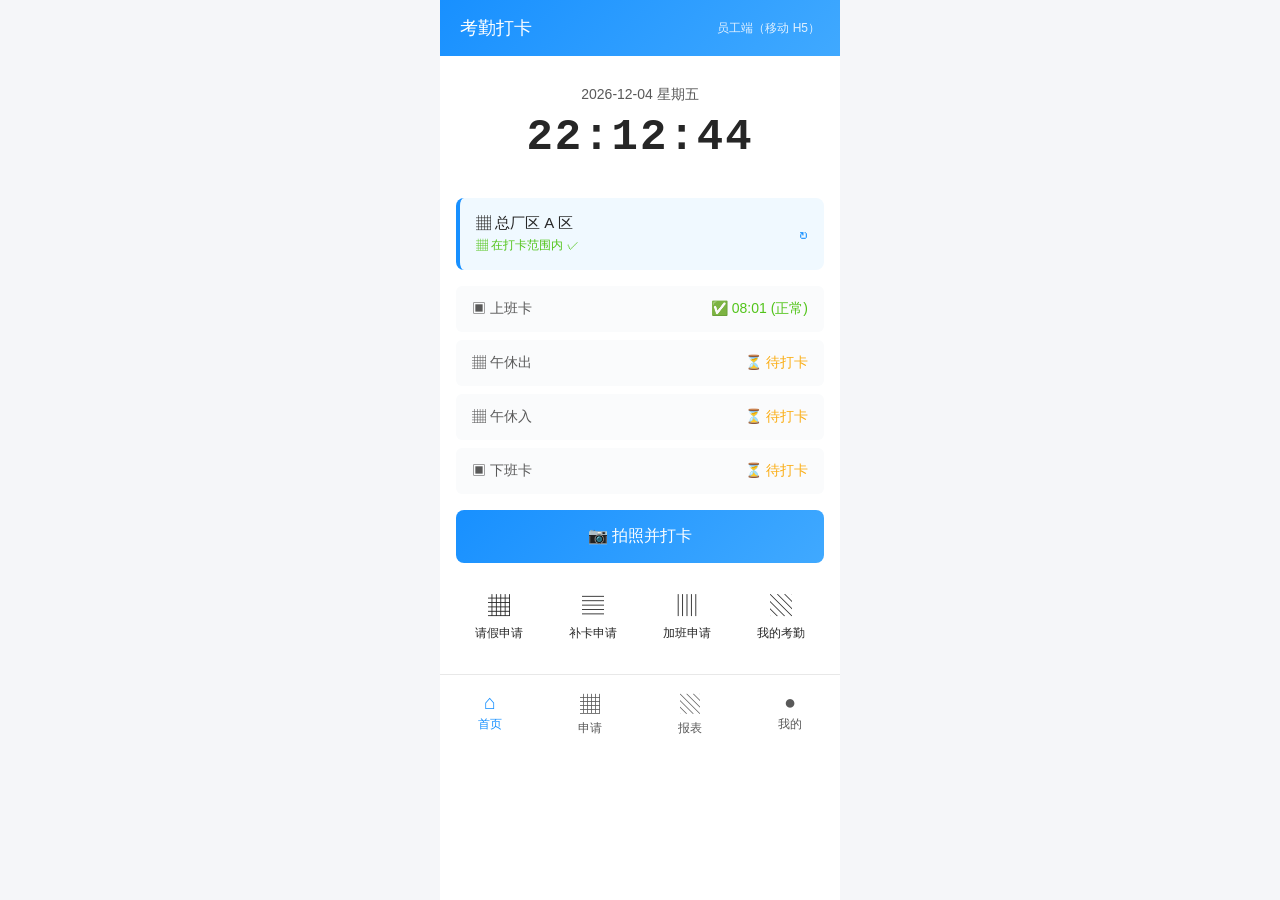
<file: demo/attendance-system/06-html-prototype/index.html>
<!DOCTYPE html>
<html lang="zh-CN">
<head>
  <meta charset="UTF-8">
  <meta name="viewport" content="width=device-width, initial-scale=1.0">
  <title>考勤打卡 - cn-spec-kit Demo</title>
  <link rel="stylesheet" href="common.css">
  <script src="common.js"></script>
  <style>
    body { background: #f5f6f9; }
    .header-mobile { background: linear-gradient(135deg, #1890ff, #40a9ff); color: #fff; padding: 16px 20px; display: flex; justify-content: space-between; align-items: center; }
    .header-mobile h1 { font-size: 18px; font-weight: 500; }
    .header-mobile a { color: #fff; text-decoration: none; font-size: 13px; opacity: 0.9; }
    .header-mobile a:hover { opacity: 1; }
    .datetime { padding: 30px 20px 20px; text-align: center; background: #fff; }
    .date { font-size: 14px; color: var(--text-sub); margin-bottom: 8px; }
    .time { font-size: 44px; font-weight: 600; color: var(--text); letter-spacing: 2px; font-family: "Courier New", monospace; }
    .location { margin: 16px; padding: 16px; background: #f0f9ff; border-radius: 8px; border-left: 4px solid var(--primary); display: flex; align-items: center; justify-content: space-between; }
    .location .info .name { font-size: 15px; color: var(--text); margin-bottom: 4px; }
    .location .info .status { font-size: 12px; color: var(--success); }
    .location .refresh { background: transparent; border: none; cursor: pointer; font-size: 18px; color: var(--primary); }
    .status-list { margin: 0 16px 16px; }
    .status-item { display: flex; justify-content: space-between; align-items: center; padding: 14px 16px; background: #fafbfc; border-radius: 6px; margin-bottom: 8px; }
    .status-item .label { color: var(--text-sub); font-size: 14px; }
    .status-item .value { font-weight: 500; font-size: 14px; }
    .status-item.normal .value { color: var(--success); }
    .status-item.late .value { color: var(--danger); }
    .status-item.pending .value { color: var(--warning); }
    .clock-btn { display: block; width: calc(100% - 32px); margin: 16px; padding: 16px; background: linear-gradient(135deg, #1890ff, #40a9ff); color: #fff; text-align: center; border-radius: 8px; font-size: 16px; font-weight: 500; cursor: pointer; border: none; }
    .clock-btn:disabled { background: #ccc; cursor: not-allowed; }
    .clock-btn:active { transform: scale(0.98); }
    .quick-actions { display: grid; grid-template-columns: repeat(4, 1fr); gap: 8px; margin: 0 16px; }
    .quick-actions a { display: flex; flex-direction: column; align-items: center; padding: 12px 4px; background: #fff; border-radius: 6px; text-decoration: none; color: var(--text); font-size: 12px; }
    .quick-actions a:hover { background: var(--primary-light); }
    .quick-actions .qa-icon { font-size: 22px; margin-bottom: 4px; }
    .footer-bar { display: flex; justify-content: space-around; padding: 12px 0; background: #fff; border-top: 1px solid var(--border); position: sticky; bottom: 0; }
    .footer-bar a { flex: 1; text-align: center; text-decoration: none; color: var(--text-sub); font-size: 12px; padding: 4px 0; }
    .footer-bar a.active, .footer-bar a:hover { color: var(--primary); }
    .footer-bar .fi { display: block; font-size: 20px; margin-bottom: 2px; }
  </style>
</head>
<body>
  <div class="phone-frame">
    <div class="header-mobile">
      <h1>考勤打卡</h1>
      <span style="font-size:12px;opacity:0.85;">员工端（移动 H5）</span>
    </div>
    <div class="datetime">
      <div class="date" id="date">2026-06-18 星期四</div>
      <div class="time" id="time">08:25:30</div>
    </div>
    <div class="location">
      <div class="info">
        <div class="name">▦ 总厂区 A 区</div>
        <div class="status" id="locStatus">▦ 在打卡范围内 ✓</div>
      </div>
      <button class="refresh" onclick="refreshLocation()" title="刷新定位">↻</button>
    </div>
    <div class="status-list" id="statusList">
      <div class="status-item normal">
        <span class="label">▣ 上班卡</span>
        <span class="value" id="s1">✅ 08:01 (正常)</span>
      </div>
      <div class="status-item pending">
        <span class="label">▦ 午休出</span>
        <span class="value" id="s2">⏳ 待打卡</span>
      </div>
      <div class="status-item pending">
        <span class="label">▦ 午休入</span>
        <span class="value" id="s3">⏳ 待打卡</span>
      </div>
      <div class="status-item pending">
        <span class="label">▣ 下班卡</span>
        <span class="value" id="s4">⏳ 待打卡</span>
      </div>
    </div>
    <button class="clock-btn" id="clockBtn" onclick="doClock()">📷 拍照并打卡</button>
    <div class="quick-actions">
      <a href="#" onclick="event.preventDefault(); openLeave(); return false;">
        <span class="qa-icon">▦</span>
        <span>请假申请</span>
      </a>
      <a href="#" onclick="event.preventDefault(); openRepair(); return false;">
        <span class="qa-icon">▤</span>
        <span>补卡申请</span>
      </a>
      <a href="#" onclick="event.preventDefault(); openOvertime(); return false;">
        <span class="qa-icon">▥</span>
        <span>加班申请</span>
      </a>
      <a href="#" onclick="event.preventDefault(); openMyAttendance(); return false;">
        <span class="qa-icon">▧</span>
        <span>我的考勤</span>
      </a>
    </div>
    <div style="height: 20px"></div>
    <div class="footer-bar">
      <a href="index.html" class="active"><span class="fi">⌂</span>首页</a>
      <a href="#" onclick="event.preventDefault(); openLeave(); return false;"><span class="fi">▦</span>申请</a>
      <a href="#" onclick="event.preventDefault(); openMyAttendance(); return false;"><span class="fi">▧</span>报表</a>
      <a href="#" onclick="event.preventDefault(); showToast('个人中心 - 演示'); return false;"><span class="fi">●</span>我的</a>
    </div>
  </div>

  <!-- 打卡确认弹窗 -->
  <div class="modal-mask" id="clockModal">
    <div class="modal">
      <div class="modal-head">📷 拍照打卡确认</div>
      <div class="modal-body">
        <p>请确认在厂区 200 米范围内，点击确认完成打卡。</p>
        <div style="margin-top: 12px; padding: 12px; background: #f5f5f5; border-radius: 4px; font-size: 13px; color: var(--text-sub);">
          <div>▦ 定位：总厂区 A 区</div>
          <div>▦ 时间：<span id="modalTime"></span></div>
          <div>▦ 距离：38 米</div>
        </div>
      </div>
      <div class="modal-foot">
        <button class="btn" onclick="closeModal('clockModal')">取消</button>
        <button class="btn btn-primary" onclick="confirmClock()">确认打卡</button>
      </div>
    </div>
  </div>

  <!-- 我的考勤弹窗（端内显示，不跳 PC） -->
  <div class="modal-mask" id="myAttModal">
    <div class="modal" style="max-width: 480px;">
      <div class="modal-head">▧ 我的考勤 <span style="font-size:12px;color:var(--text-sub);font-weight:normal;margin-left:8px;">2026-06</span></div>
      <div class="modal-body" style="padding:0;">
        <div style="padding:14px 18px;background:#f5f6f9;display:grid;grid-template-columns:repeat(4,1fr);gap:10px;text-align:center;">
          <div><div style="color:var(--text-sub);font-size:11px;">出勤</div><div style="font-size:18px;font-weight:600;color:var(--success);">17</div></div>
          <div><div style="color:var(--text-sub);font-size:11px;">迟到</div><div style="font-size:18px;font-weight:600;color:var(--danger);">1</div></div>
          <div><div style="color:var(--text-sub);font-size:11px;">请假</div><div style="font-size:18px;font-weight:600;color:var(--warning);">1</div></div>
          <div><div style="color:var(--text-sub);font-size:11px;">加班</div><div style="font-size:18px;font-weight:600;color:var(--primary);">4h</div></div>
        </div>
        <div style="max-height:280px;overflow:auto;">
          <table class="table" style="width:100%;font-size:13px;">
            <thead>
              <tr style="background:#fafbfc;">
                <th style="padding:8px 14px;text-align:left;color:var(--text-sub);font-weight:500;">日期</th>
                <th style="padding:8px 14px;text-align:left;color:var(--text-sub);font-weight:500;">上班</th>
                <th style="padding:8px 14px;text-align:left;color:var(--text-sub);font-weight:500;">下班</th>
                <th style="padding:8px 14px;text-align:left;color:var(--text-sub);font-weight:500;">状态</th>
              </tr>
            </thead>
            <tbody>
              <tr><td style="padding:8px 14px;">06-18</td><td style="padding:8px 14px;">08:01</td><td style="padding:8px 14px;">--</td><td style="padding:8px 14px;"><span class="tag tag-green">正常</span></td></tr>
              <tr><td style="padding:8px 14px;">06-17</td><td style="padding:8px 14px;">08:25</td><td style="padding:8px 14px;">18:30</td><td style="padding:8px 14px;"><span class="tag tag-orange">迟到</span></td></tr>
              <tr><td style="padding:8px 14px;">06-16</td><td style="padding:8px 14px;">--</td><td style="padding:8px 14px;">--</td><td style="padding:8px 14px;"><span class="tag tag-blue">请假</span></td></tr>
              <tr><td style="padding:8px 14px;">06-15</td><td style="padding:8px 14px;">07:55</td><td style="padding:8px 14px;">19:30</td><td style="padding:8px 14px;"><span class="tag tag-green">正常+加班</span></td></tr>
              <tr><td style="padding:8px 14px;">06-12</td><td style="padding:8px 14px;">08:02</td><td style="padding:8px 14px;">18:05</td><td style="padding:8px 14px;"><span class="tag tag-green">正常</span></td></tr>
            </tbody>
          </table>
        </div>
        <div style="padding:10px 18px;background:#fafbfc;color:var(--text-sub);font-size:12px;border-top:1px solid var(--border);">
          💡 部门/公司统计报表请在 PC 后台查看
        </div>
      </div>
      <div class="modal-foot">
        <button class="btn btn-primary" onclick="closeModal('myAttModal')">关闭</button>
      </div>
    </div>
  </div>

  <script>
    // 实时更新时间
    function updateTime() {
      const now = new Date();
      const week = ['日','一','二','三','四','五','六'][now.getDay()];
      const dateStr = now.getFullYear() + '-' + String(now.getMonth()+1).padStart(2,'0') + '-' + String(now.getDate()).padStart(2,'0') + ' 星期' + week;
      const timeStr = String(now.getHours()).padStart(2,'0') + ':' + String(now.getMinutes()).padStart(2,'0') + ':' + String(now.getSeconds()).padStart(2,'0');
      document.getElementById('date').textContent = dateStr;
      document.getElementById('time').textContent = timeStr;
    }
    updateTime();
    setInterval(updateTime, 1000);

    // 跨页面导航（演示用）：先校验目标白名单，避免跳 404 / 跨端跳转
    function handleNav(e, target) {
      e.preventDefault();
      const check = window.checkNavTarget ? window.checkNavTarget(target) : { ok: true };
      if (!check.ok) { showToast(check.msg); return false; }
      // 端隔离：移动端不跳 PC 后台
      const pcPages = ['approve.html', 'report.html', 'dashboard.html'];
      if (pcPages.indexOf(target) > -1) {
        showToast('「' + target.replace('.html','') + '」请在 PC 后台打开');
        return false;
      }
      showToast('正在跳转到 ' + target);
      setTimeout(() => { window.location.href = target; }, 400);
      return false;
    }

    // 刷新定位
    function refreshLocation() {
      showToast('正在获取定位...');
      setTimeout(() => {
        document.getElementById('locStatus').innerHTML = '▦ 在打卡范围内 ✓';
        showToast('定位成功：总厂区 A 区');
      }, 800);
    }

    // 打卡按钮
    function doClock() {
      const now = new Date();
      document.getElementById('modalTime').textContent = now.toLocaleString('zh-CN');
      openModal('clockModal');
    }

    function confirmClock() {
      closeModal('clockModal');
      showToast('打卡成功 ✓');
      // 简单模拟：根据当前时间更新对应打卡点
      const now = new Date();
      const h = now.getHours();
      const m = now.getMinutes();
      const hm = String(h).padStart(2,'0') + ':' + String(m).padStart(2,'0');
      let target = 's2';
      if (h < 12) target = 's1';
      else if (h < 14) target = 's2';
      else if (h < 18) target = 's3';
      else target = 's4';
      const el = document.getElementById(target);
      if (el) {
        el.textContent = '✅ ' + hm + ' (正常)';
        el.parentElement.className = 'status-item normal';
      }
    }

    // 快速申请入口
    function openLeave() { showToast('正在打开请假申请...'); setTimeout(() => showToast('（演示）请假申请表单'), 600); }
    function openRepair() { showToast('正在打开补卡申请...'); setTimeout(() => showToast('（演示）补卡申请表单'), 600); }
    function openOvertime() { showToast('正在打开加班申请...'); setTimeout(() => showToast('（演示）加班申请表单'), 600); }

    // 我的考勤（端内弹窗，不跳 PC 后台）
    function openMyAttendance() { openModal('myAttModal'); }
  </script>
</body>
</html>
</file>
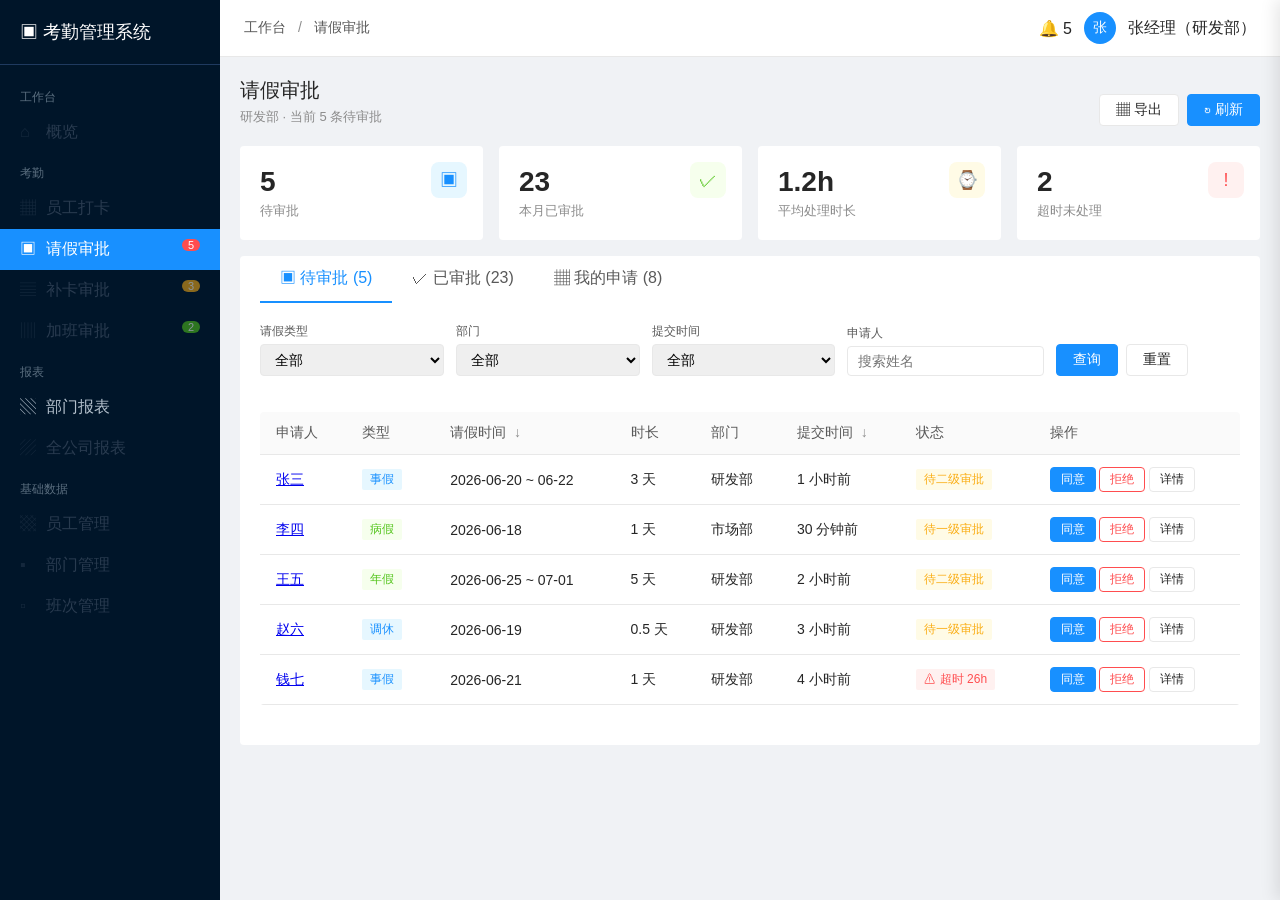
<file: demo/attendance-system/06-html-prototype/approve.html>
<!DOCTYPE html>
<html lang="zh-CN">
<head>
  <meta charset="UTF-8">
  <title>请假审批 - cn-spec-kit Demo</title>
  <link rel="stylesheet" href="common.css">
  <script src="common.js"></script>
</head>
<body>
  <div class="layout">
    <aside class="sidebar">
      <div class="sidebar-logo">▣ 考勤管理系统</div>
      <nav class="menu">
        <div class="menu-group-title">工作台</div>
        <span class="menu-item disabled" onclick="return showToast('「概览」功能规划中，原型未演示')"><span class="icon">⌂</span>概览</span>
        <div class="menu-group-title">考勤</div>
        <span class="menu-item disabled" onclick="return showToast('员工打卡请使用移动端 H5')"><span class="icon">▦</span>员工打卡</span>
        <a class="menu-item active" href="approve.html" onclick="return nav(event, 'approve.html')"><span class="icon">▣</span>请假审批 <span style="float:right;background:#ff4d4f;color:#fff;border-radius:8px;padding:0 6px;font-size:11px;">5</span></a>
        <span class="menu-item disabled" onclick="return showToast('「补卡审批」功能规划中，原型未演示')"><span class="icon">▤</span>补卡审批 <span style="float:right;background:#faad14;color:#fff;border-radius:8px;padding:0 6px;font-size:11px;">3</span></span>
        <span class="menu-item disabled" onclick="return showToast('「加班审批」功能规划中，原型未演示')"><span class="icon">▥</span>加班审批 <span style="float:right;background:#52c41a;color:#fff;border-radius:8px;padding:0 6px;font-size:11px;">2</span></span>
        <div class="menu-group-title">报表</div>
        <a class="menu-item" href="report.html" onclick="return nav(event, 'report.html')"><span class="icon">▧</span>部门报表</a>
        <span class="menu-item disabled" onclick="return showToast('「全公司报表」功能规划中，原型未演示')"><span class="icon">▨</span>全公司报表</span>
        <div class="menu-group-title">基础数据</div>
        <span class="menu-item disabled" onclick="return showToast('「员工管理」功能规划中，原型未演示')"><span class="icon">▩</span>员工管理</span>
        <span class="menu-item disabled" onclick="return showToast('「部门管理」功能规划中，原型未演示')"><span class="icon">▪</span>部门管理</span>
        <span class="menu-item disabled" onclick="return showToast('「班次管理」功能规划中，原型未演示')"><span class="icon">▫</span>班次管理</span>
      </nav>
    </aside>
    <div class="main">
      <header class="header">
        <div class="crumbs">
          <span style="color:var(--text-sub);cursor:default;">工作台</span>
          <span class="sep">/</span>
          <span>请假审批</span>
        </div>
        <div class="user-area">
          <span title="通知">🔔 5</span>
          <div class="avatar">张</div>
          <span>张经理（研发部）</span>
        </div>
      </header>
      <main class="content">
        <div class="page-head">
          <div>
            <div class="page-title">请假审批</div>
            <div class="page-sub">研发部 · 当前 5 条待审批</div>
          </div>
          <div class="page-actions">
            <button class="btn" onclick="batchAction('export')">▦ 导出</button>
            <button class="btn btn-primary" onclick="batchAction('refresh')">↻ 刷新</button>
          </div>
        </div>

        <!-- 统计卡 -->
        <div class="stats">
          <div class="stat">
            <div class="stat-icon">▣</div>
            <div class="stat-num">5</div>
            <div class="stat-label">待审批</div>
          </div>
          <div class="stat">
            <div class="stat-icon" style="background:#f6ffed;color:#52c41a;">✓</div>
            <div class="stat-num">23</div>
            <div class="stat-label">本月已审批</div>
          </div>
          <div class="stat">
            <div class="stat-icon" style="background:#fffbe6;color:#faad14;">⌚</div>
            <div class="stat-num">1.2h</div>
            <div class="stat-label">平均处理时长</div>
          </div>
          <div class="stat">
            <div class="stat-icon" style="background:#fff1f0;color:#ff4d4f;">!</div>
            <div class="stat-num">2</div>
            <div class="stat-label">超时未处理</div>
          </div>
        </div>

        <!-- Tabs -->
        <div class="tabs" style="border-radius: 4px 4px 0 0; padding: 0 20px;">
          <div class="tab active" data-tab="pending">▣ 待审批 (5)</div>
          <div class="tab" data-tab="approved">✓ 已审批 (23)</div>
          <div class="tab" data-tab="mine">▦ 我的申请 (8)</div>
        </div>
        <div class="card" style="border-radius: 0 0 4px 4px; margin-top: -1px;">
          <div class="card-body">
            <!-- 筛选条 -->
            <div class="filter mb-6">
              <div class="field">
                <label>请假类型</label>
                <select>
                  <option>全部</option>
                  <option>事假</option>
                  <option>病假</option>
                  <option>年假</option>
                  <option>调休</option>
                </select>
              </div>
              <div class="field">
                <label>部门</label>
                <select>
                  <option>全部</option>
                  <option>研发部</option>
                  <option>市场部</option>
                </select>
              </div>
              <div class="field">
                <label>提交时间</label>
                <select>
                  <option>全部</option>
                  <option>今天</option>
                  <option>本周</option>
                  <option>本月</option>
                </select>
              </div>
              <div class="field">
                <label>申请人</label>
                <input type="text" placeholder="搜索姓名">
              </div>
              <div class="filter-actions">
                <button class="btn btn-primary" data-action="query">查询</button>
                <button class="btn" data-action="reset">重置</button>
              </div>
            </div>

            <!-- 待审批 Tab 内容 -->
            <div class="tab-pane active" data-pane="pending">
              <div class="table-wrap">
                <table>
                  <thead>
                    <tr>
                      <th>申请人</th>
                      <th>类型</th>
                      <th class="sortable">请假时间 <span class="arrow">↓</span></th>
                      <th>时长</th>
                      <th>部门</th>
                      <th class="sortable">提交时间 <span class="arrow">↓</span></th>
                      <th>状态</th>
                      <th>操作</th>
                    </tr>
                  </thead>
                  <tbody id="pendingTbody">
                    <tr data-id="1">
                      <td><a href="#" onclick="event.preventDefault(); viewDetail(1); return false;">张三</a></td>
                      <td><span class="tag">事假</span></td>
                      <td>2026-06-20 ~ 06-22</td>
                      <td>3 天</td>
                      <td>研发部</td>
                      <td>1 小时前</td>
                      <td><span class="tag tag-warning">待二级审批</span></td>
                      <td>
                        <button class="btn btn-sm btn-primary" onclick="approve(1)">同意</button>
                        <button class="btn btn-sm btn-danger" onclick="reject(1)">拒绝</button>
                        <button class="btn btn-sm" onclick="viewDetail(1)">详情</button>
                      </td>
                    </tr>
                    <tr data-id="2">
                      <td><a href="#" onclick="event.preventDefault(); viewDetail(2); return false;">李四</a></td>
                      <td><span class="tag tag-success">病假</span></td>
                      <td>2026-06-18</td>
                      <td>1 天</td>
                      <td>市场部</td>
                      <td>30 分钟前</td>
                      <td><span class="tag tag-warning">待一级审批</span></td>
                      <td>
                        <button class="btn btn-sm btn-primary" onclick="approve(2)">同意</button>
                        <button class="btn btn-sm btn-danger" onclick="reject(2)">拒绝</button>
                        <button class="btn btn-sm" onclick="viewDetail(2)">详情</button>
                      </td>
                    </tr>
                    <tr data-id="3">
                      <td><a href="#" onclick="event.preventDefault(); viewDetail(3); return false;">王五</a></td>
                      <td><span class="tag tag-success">年假</span></td>
                      <td>2026-06-25 ~ 07-01</td>
                      <td>5 天</td>
                      <td>研发部</td>
                      <td>2 小时前</td>
                      <td><span class="tag tag-warning">待二级审批</span></td>
                      <td>
                        <button class="btn btn-sm btn-primary" onclick="approve(3)">同意</button>
                        <button class="btn btn-sm btn-danger" onclick="reject(3)">拒绝</button>
                        <button class="btn btn-sm" onclick="viewDetail(3)">详情</button>
                      </td>
                    </tr>
                    <tr data-id="4">
                      <td><a href="#" onclick="event.preventDefault(); viewDetail(4); return false;">赵六</a></td>
                      <td><span class="tag">调休</span></td>
                      <td>2026-06-19</td>
                      <td>0.5 天</td>
                      <td>研发部</td>
                      <td>3 小时前</td>
                      <td><span class="tag tag-warning">待一级审批</span></td>
                      <td>
                        <button class="btn btn-sm btn-primary" onclick="approve(4)">同意</button>
                        <button class="btn btn-sm btn-danger" onclick="reject(4)">拒绝</button>
                        <button class="btn btn-sm" onclick="viewDetail(4)">详情</button>
                      </td>
                    </tr>
                    <tr data-id="5">
                      <td><a href="#" onclick="event.preventDefault(); viewDetail(5); return false;">钱七</a></td>
                      <td><span class="tag">事假</span></td>
                      <td>2026-06-21</td>
                      <td>1 天</td>
                      <td>研发部</td>
                      <td>4 小时前</td>
                      <td><span class="tag tag-danger">⚠ 超时 26h</span></td>
                      <td>
                        <button class="btn btn-sm btn-primary" onclick="approve(5)">同意</button>
                        <button class="btn btn-sm btn-danger" onclick="reject(5)">拒绝</button>
                        <button class="btn btn-sm" onclick="viewDetail(5)">详情</button>
                      </td>
                    </tr>
                  </tbody>
                </table>
              </div>
            </div>

            <!-- 已审批 Tab -->
            <div class="tab-pane" data-pane="approved">
              <div class="table-wrap">
                <table>
                  <thead>
                    <tr>
                      <th>申请人</th>
                      <th>类型</th>
                      <th>请假时间</th>
                      <th>时长</th>
                      <th>审批结果</th>
                      <th>审批时间</th>
                      <th>操作</th>
                    </tr>
                  </thead>
                  <tbody>
                    <tr><td>孙八</td><td><span class="tag">事假</span></td><td>2026-06-15</td><td>2 天</td><td><span class="tag tag-success">已通过</span></td><td>2026-06-14 10:30</td><td><button class="btn btn-sm" onclick="viewDetail(101)">查看</button></td></tr>
                    <tr><td>周九</td><td><span class="tag tag-success">年假</span></td><td>2026-06-10 ~ 06-12</td><td>3 天</td><td><span class="tag tag-success">已通过</span></td><td>2026-06-08 14:22</td><td><button class="btn btn-sm" onclick="viewDetail(102)">查看</button></td></tr>
                    <tr><td>吴十</td><td><span class="tag tag-success">病假</span></td><td>2026-06-05</td><td>1 天</td><td><span class="tag tag-danger">已拒绝</span></td><td>2026-06-05 09:15</td><td><button class="btn btn-sm" onclick="viewDetail(103)">查看</button></td></tr>
                  </tbody>
                </table>
              </div>
            </div>

            <!-- 我的申请 Tab -->
            <div class="tab-pane" data-pane="mine">
              <div class="table-wrap">
                <table>
                  <thead>
                    <tr>
                      <th>类型</th>
                      <th>请假时间</th>
                      <th>时长</th>
                      <th>当前进度</th>
                      <th>提交时间</th>
                      <th>操作</th>
                    </tr>
                  </thead>
                  <tbody>
                    <tr><td><span class="tag">事假</span></td><td>2026-06-30</td><td>1 天</td><td><span class="tag tag-warning">一级审批中</span></td><td>2026-06-17 16:00</td><td><button class="btn btn-sm btn-danger" onclick="cancelApply(201)">撤销</button></td></tr>
                    <tr><td><span class="tag tag-success">年假</span></td><td>2026-05-20 ~ 05-22</td><td>3 天</td><td><span class="tag tag-success">已通过</span></td><td>2026-05-15 10:00</td><td><button class="btn btn-sm" onclick="viewDetail(202)">查看</button></td></tr>
                  </tbody>
                </table>
              </div>
            </div>
          </div>
        </div>
      </main>
    </div>
  </div>

  <!-- 详情抽屉 -->
  <div class="drawer-mask" id="drawerMask"></div>
  <div class="drawer" id="drawer">
    <div class="drawer-head">
      <div class="drawer-title">▣ 请假申请详情</div>
      <button class="drawer-close" onclick="closeDrawer()">×</button>
    </div>
    <div class="drawer-body" id="drawerBody">
      <!-- 动态填充 -->
    </div>
    <div class="drawer-foot">
      <button class="btn" onclick="closeDrawer()">关闭</button>
      <button class="btn btn-danger" id="drawerRejectBtn" onclick="rejectFromDrawer()">拒绝</button>
      <button class="btn btn-primary" id="drawerApproveBtn" onclick="approveFromDrawer()">同意</button>
    </div>
  </div>

  <!-- 拒绝原因弹窗 -->
  <div class="modal-mask" id="rejectModal">
    <div class="modal">
      <div class="modal-head">⚠ 拒绝请假申请</div>
      <div class="modal-body">
        <p>请填写拒绝原因（必填）：</p>
        <textarea id="rejectReason" style="width:100%;margin-top:12px;padding:8px;border:1px solid var(--border);border-radius:4px;min-height:80px;" placeholder="例如：项目关键节点，建议延后..."></textarea>
      </div>
      <div class="modal-foot">
        <button class="btn" onclick="closeModal('rejectModal')">取消</button>
        <button class="btn btn-danger" onclick="confirmReject()">确认拒绝</button>
      </div>
    </div>
  </div>

  <script>
    let currentRejectId = null;
    let currentDetailId = null;

    // 导航（PC 后台）：先校验白名单 + 端隔离（不跳移动端 H5）
    function nav(e, target) {
      e.preventDefault();
      const check = window.checkNavTarget ? window.checkNavTarget(target) : { ok: true };
      if (!check.ok) { showToast(check.msg); return false; }
      // 端隔离：PC 后台不跳移动端 H5
      const mobilePages = ['index.html'];
      if (mobilePages.indexOf(target) > -1) {
        showToast('「' + target.replace('.html','') + '」是移动端 H5，请用手机访问');
        return false;
      }
      showToast('正在跳转到 ' + target);
      setTimeout(() => { window.location.href = target; }, 300);
      return false;
    }

    // 审批通过
    function approve(id) {
      showToast('正在同意 ' + id + ' 号申请...');
      setTimeout(() => {
        const tr = document.querySelector('tr[data-id="' + id + '"]');
        if (tr) tr.remove();
        updateCount();
        showToast('已同意 ' + id + ' 号申请 ✓');
      }, 500);
    }

    function reject(id) {
      currentRejectId = id;
      document.getElementById('rejectReason').value = '';
      openModal('rejectModal');
    }

    function confirmReject() {
      const reason = document.getElementById('rejectReason').value.trim();
      if (!reason) {
        showToast('请填写拒绝原因');
        return;
      }
      closeModal('rejectModal');
      showToast('正在提交拒绝...');
      setTimeout(() => {
        const tr = document.querySelector('tr[data-id="' + currentRejectId + '"]');
        if (tr) tr.remove();
        updateCount();
        showToast('已拒绝 ' + currentRejectId + ' 号申请 ✓');
      }, 500);
    }

    function updateCount() {
      const tbody = document.getElementById('pendingTbody');
      const cnt = tbody ? tbody.querySelectorAll('tr').length : 0;
      const tab = document.querySelector('[data-tab="pending"]');
      if (tab) tab.textContent = '▣ 待审批 (' + cnt + ')';
    }

    // 详情抽屉
    function viewDetail(id) {
      currentDetailId = id;
      const dataMap = {
        1: { applicant: '张三', type: '事假', start: '2026-06-20', end: '2026-06-22', days: '3 天', dept: '研发部', reason: '家中有事，需回老家处理', submitAt: '2026-06-18 10:30' },
        2: { applicant: '李四', type: '病假', start: '2026-06-18', end: '2026-06-18', days: '1 天', dept: '市场部', reason: '感冒发烧，需休息', submitAt: '2026-06-18 11:00' },
        3: { applicant: '王五', type: '年假', start: '2026-06-25', end: '2026-07-01', days: '5 天', dept: '研发部', reason: '已累积年假 12 天，申请休 5 天陪伴家人', submitAt: '2026-06-18 09:30' },
        4: { applicant: '赵六', type: '调休', start: '2026-06-19', end: '2026-06-19', days: '0.5 天', dept: '研发部', reason: '周末加班换调休', submitAt: '2026-06-18 08:30' },
        5: { applicant: '钱七', type: '事假', start: '2026-06-21', end: '2026-06-21', days: '1 天', dept: '研发部', reason: '办理护照', submitAt: '2026-06-17 14:00' }
      };
      openDetailDrawer(dataMap[id] || { applicant: '未知 ' + id });
    }

    function approveFromDrawer() {
      if (currentDetailId) {
        closeDrawer();
        approve(currentDetailId);
      }
    }
    function rejectFromDrawer() {
      if (currentDetailId) {
        reject(currentDetailId);
      }
    }

    // 批量操作
    function batchAction(type) {
      if (type === 'export') showToast('正在导出审批数据...');
      else if (type === 'refresh') showToast('已刷新');
    }

    // 撤销申请
    function cancelApply(id) {
      showToast('已撤销申请 ' + id);
    }
  </script>
</body>
</html>
</file>
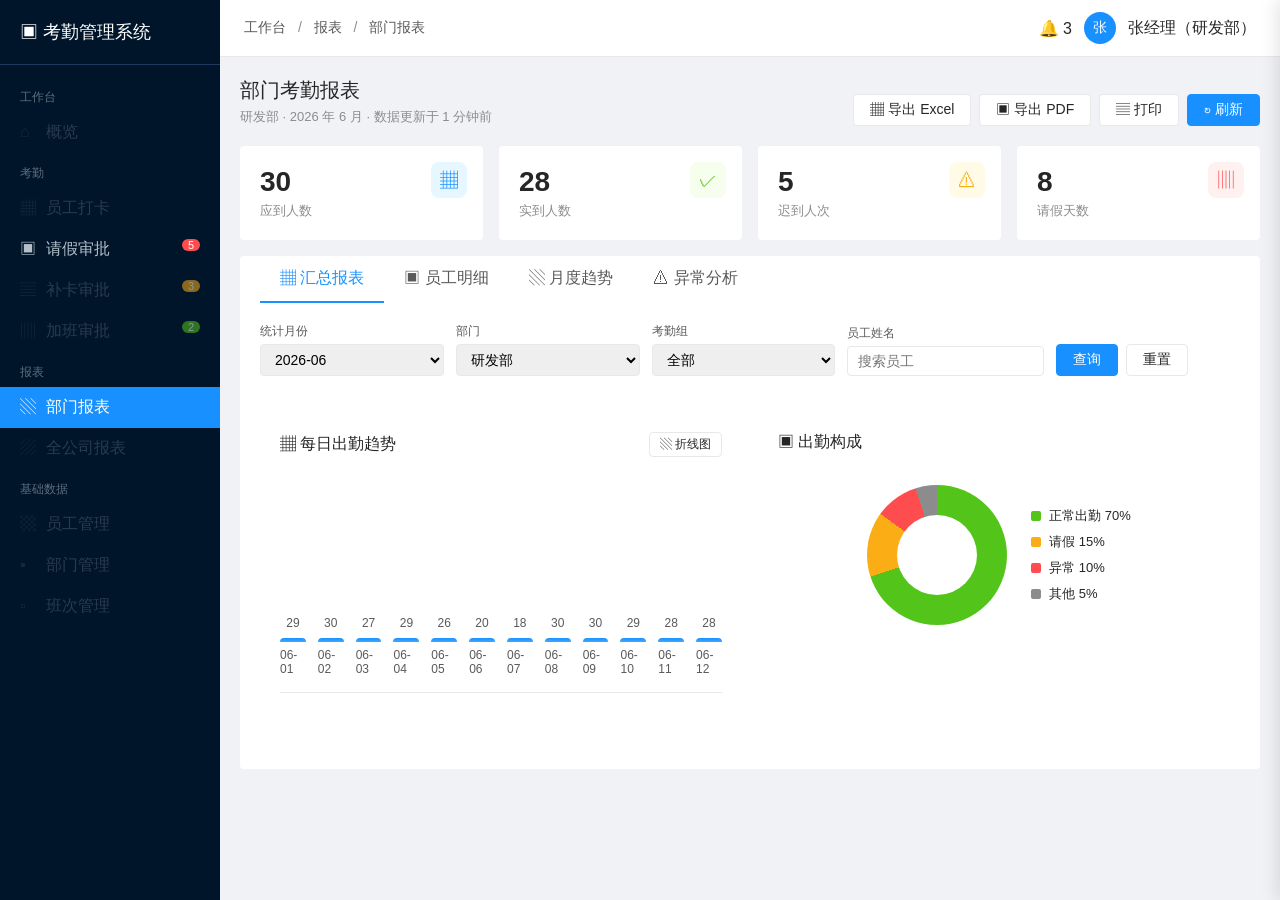
<file: demo/attendance-system/06-html-prototype/report.html>
<!DOCTYPE html>
<html lang="zh-CN">
<head>
  <meta charset="UTF-8">
  <title>部门考勤报表 - cn-spec-kit Demo</title>
  <link rel="stylesheet" href="common.css">
  <script src="common.js"></script>
  <style>
    .chart-card { background: #fff; border-radius: 4px; padding: 20px; margin-bottom: 16px; }
    .chart-card-head { display: flex; justify-content: space-between; align-items: center; margin-bottom: 16px; }
    .chart-card-title { font-size: 16px; font-weight: 500; }
    .chart-grid { display: grid; grid-template-columns: 1fr 1fr; gap: 16px; }
    .bar-chart { display: flex; align-items: flex-end; gap: 12px; height: 220px; padding: 16px 0; border-bottom: 1px solid var(--border); position: relative; }
    .bar-item { flex: 1; display: flex; flex-direction: column; align-items: center; gap: 6px; }
    .bar-item .bar { width: 100%; background: linear-gradient(180deg, #1890ff, #40a9ff); border-radius: 4px 4px 0 0; min-height: 4px; transition: all 0.3s; cursor: pointer; position: relative; }
    .bar-item .bar:hover { background: linear-gradient(180deg, #40a9ff, #69c0ff); transform: translateY(-2px); }
    .bar-item .bar .bar-val { position: absolute; top: -22px; left: 50%; transform: translateX(-50%); font-size: 12px; color: var(--text-sub); white-space: nowrap; }
    .bar-item .bar-label { font-size: 12px; color: var(--text-sub); }
    .pie-mock { display: flex; align-items: center; justify-content: center; gap: 24px; padding: 16px 0; }
    .pie-circle { width: 140px; height: 140px; border-radius: 50%; background: conic-gradient(var(--success) 0 70%, var(--warning) 70% 85%, var(--danger) 85% 95%, var(--text-mute) 95% 100%); position: relative; }
    .pie-circle::after { content: ''; position: absolute; top: 50%; left: 50%; transform: translate(-50%, -50%); width: 80px; height: 80px; border-radius: 50%; background: #fff; }
    .pie-legend { display: flex; flex-direction: column; gap: 8px; font-size: 13px; }
    .pie-legend .item { display: flex; align-items: center; gap: 8px; }
    .pie-legend .dot { width: 10px; height: 10px; border-radius: 2px; }
  </style>
</head>
<body>
  <div class="layout">
    <aside class="sidebar">
      <div class="sidebar-logo">▣ 考勤管理系统</div>
      <nav class="menu">
        <div class="menu-group-title">工作台</div>
        <span class="menu-item disabled" onclick="return showToast('「概览」功能规划中，原型未演示')"><span class="icon">⌂</span>概览</span>
        <div class="menu-group-title">考勤</div>
        <span class="menu-item disabled" onclick="return showToast('员工打卡请使用移动端 H5')"><span class="icon">▦</span>员工打卡</span>
        <a class="menu-item" href="approve.html" onclick="return nav(event, 'approve.html')"><span class="icon">▣</span>请假审批 <span style="float:right;background:#ff4d4f;color:#fff;border-radius:8px;padding:0 6px;font-size:11px;">5</span></a>
        <span class="menu-item disabled" onclick="return showToast('「补卡审批」功能规划中，原型未演示')"><span class="icon">▤</span>补卡审批 <span style="float:right;background:#faad14;color:#fff;border-radius:8px;padding:0 6px;font-size:11px;">3</span></span>
        <span class="menu-item disabled" onclick="return showToast('「加班审批」功能规划中，原型未演示')"><span class="icon">▥</span>加班审批 <span style="float:right;background:#52c41a;color:#fff;border-radius:8px;padding:0 6px;font-size:11px;">2</span></span>
        <div class="menu-group-title">报表</div>
        <a class="menu-item active" href="report.html" onclick="return nav(event, 'report.html')"><span class="icon">▧</span>部门报表</a>
        <span class="menu-item disabled" onclick="return showToast('「全公司报表」功能规划中，原型未演示')"><span class="icon">▨</span>全公司报表</span>
        <div class="menu-group-title">基础数据</div>
        <span class="menu-item disabled" onclick="return showToast('「员工管理」功能规划中，原型未演示')"><span class="icon">▩</span>员工管理</span>
        <span class="menu-item disabled" onclick="return showToast('「部门管理」功能规划中，原型未演示')"><span class="icon">▪</span>部门管理</span>
        <span class="menu-item disabled" onclick="return showToast('「班次管理」功能规划中，原型未演示')"><span class="icon">▫</span>班次管理</span>
      </nav>
    </aside>
    <div class="main">
      <header class="header">
        <div class="crumbs">
          <span style="color:var(--text-sub);cursor:default;">工作台</span>
          <span class="sep">/</span>
          <span>报表</span>
          <span class="sep">/</span>
          <span>部门报表</span>
        </div>
        <div class="user-area">
          <span title="通知">🔔 3</span>
          <div class="avatar">张</div>
          <span>张经理（研发部）</span>
        </div>
      </header>
      <main class="content">
        <div class="page-head">
          <div>
            <div class="page-title">部门考勤报表</div>
            <div class="page-sub">研发部 · 2026 年 6 月 · 数据更新于 1 分钟前</div>
          </div>
          <div class="page-actions">
            <button class="btn" onclick="exportReport('excel')">▦ 导出 Excel</button>
            <button class="btn" onclick="exportReport('pdf')">▣ 导出 PDF</button>
            <button class="btn" onclick="printReport()">▤ 打印</button>
            <button class="btn btn-primary" onclick="refreshData()">↻ 刷新</button>
          </div>
        </div>

        <!-- 统计卡 -->
        <div class="stats">
          <div class="stat">
            <div class="stat-icon">▦</div>
            <div class="stat-num">30</div>
            <div class="stat-label">应到人数</div>
          </div>
          <div class="stat">
            <div class="stat-icon" style="background:#f6ffed;color:#52c41a;">✓</div>
            <div class="stat-num">28</div>
            <div class="stat-label">实到人数</div>
          </div>
          <div class="stat">
            <div class="stat-icon" style="background:#fffbe6;color:#faad14;">⚠</div>
            <div class="stat-num">5</div>
            <div class="stat-label">迟到人次</div>
          </div>
          <div class="stat">
            <div class="stat-icon" style="background:#fff1f0;color:#ff4d4f;">▥</div>
            <div class="stat-num">8</div>
            <div class="stat-label">请假天数</div>
          </div>
        </div>

        <!-- Tabs 切换不同报表维度 -->
        <div class="tabs" style="border-radius: 4px 4px 0 0; padding: 0 20px;">
          <div class="tab active" data-tab="summary">▦ 汇总报表</div>
          <div class="tab" data-tab="employee">▣ 员工明细</div>
          <div class="tab" data-tab="trend">▧ 月度趋势</div>
          <div class="tab" data-tab="abnormal">⚠ 异常分析</div>
        </div>
        <div class="card" style="border-radius: 0 0 4px 4px; margin-top: -1px;">
          <div class="card-body">
            <!-- 筛选条 -->
            <div class="filter mb-6">
              <div class="field">
                <label>统计月份</label>
                <select id="filterMonth">
                  <option>2026-06</option>
                  <option>2026-05</option>
                  <option>2026-04</option>
                </select>
              </div>
              <div class="field">
                <label>部门</label>
                <select id="filterDept">
                  <option>研发部</option>
                  <option>市场部</option>
                  <option>财务部</option>
                </select>
              </div>
              <div class="field">
                <label>考勤组</label>
                <select id="filterGroup">
                  <option>全部</option>
                  <option>白班组</option>
                  <option>倒班组</option>
                </select>
              </div>
              <div class="field">
                <label>员工姓名</label>
                <input type="text" id="filterName" placeholder="搜索员工">
              </div>
              <div class="filter-actions">
                <button class="btn btn-primary" data-action="query">查询</button>
                <button class="btn" data-action="reset">重置</button>
              </div>
            </div>

            <!-- Tab 1: 汇总报表 -->
            <div class="tab-pane active" data-pane="summary">
              <div class="chart-grid mb-6">
                <div class="chart-card" style="margin-bottom:0;">
                  <div class="chart-card-head">
                    <div class="chart-card-title">▦ 每日出勤趋势</div>
                    <div class="page-actions">
                      <button class="btn btn-sm" onclick="showToast('切换为折线图（演示）')">▧ 折线图</button>
                    </div>
                  </div>
                  <div class="bar-chart" id="barChart">
                    <div class="bar-item"><div class="bar" style="height: 85%"><div class="bar-val">29</div></div><div class="bar-label">06-01</div></div>
                    <div class="bar-item"><div class="bar" style="height: 90%"><div class="bar-val">30</div></div><div class="bar-label">06-02</div></div>
                    <div class="bar-item"><div class="bar" style="height: 80%"><div class="bar-val">27</div></div><div class="bar-label">06-03</div></div>
                    <div class="bar-item"><div class="bar" style="height: 88%"><div class="bar-val">29</div></div><div class="bar-label">06-04</div></div>
                    <div class="bar-item"><div class="bar" style="height: 78%"><div class="bar-val">26</div></div><div class="bar-label">06-05</div></div>
                    <div class="bar-item"><div class="bar" style="height: 60%"><div class="bar-val">20</div></div><div class="bar-label">06-06</div></div>
                    <div class="bar-item"><div class="bar" style="height: 55%"><div class="bar-val">18</div></div><div class="bar-label">06-07</div></div>
                    <div class="bar-item"><div class="bar" style="height: 92%"><div class="bar-val">30</div></div><div class="bar-label">06-08</div></div>
                    <div class="bar-item"><div class="bar" style="height: 95%"><div class="bar-val">30</div></div><div class="bar-label">06-09</div></div>
                    <div class="bar-item"><div class="bar" style="height: 90%"><div class="bar-val">29</div></div><div class="bar-label">06-10</div></div>
                    <div class="bar-item"><div class="bar" style="height: 88%"><div class="bar-val">28</div></div><div class="bar-label">06-11</div></div>
                    <div class="bar-item"><div class="bar" style="height: 85%"><div class="bar-val">28</div></div><div class="bar-label">06-12</div></div>
                  </div>
                </div>
                <div class="chart-card" style="margin-bottom:0;">
                  <div class="chart-card-head">
                    <div class="chart-card-title">▣ 出勤构成</div>
                  </div>
                  <div class="pie-mock">
                    <div class="pie-circle"></div>
                    <div class="pie-legend">
                      <div class="item"><div class="dot" style="background:var(--success);"></div><span>正常出勤 70%</span></div>
                      <div class="item"><div class="dot" style="background:var(--warning);"></div><span>请假 15%</span></div>
                      <div class="item"><div class="dot" style="background:var(--danger);"></div><span>异常 10%</span></div>
                      <div class="item"><div class="dot" style="background:var(--text-mute);"></div><span>其他 5%</span></div>
                    </div>
                  </div>
                </div>
              </div>
            </div>

            <!-- Tab 2: 员工明细 -->
            <div class="tab-pane" data-pane="employee">
              <div class="table-wrap">
                <table>
                  <thead>
                    <tr>
                      <th>员工</th>
                      <th>工号</th>
                      <th class="sortable">出勤(天) <span class="arrow">↓</span></th>
                      <th class="sortable">迟到 <span class="arrow">↓</span></th>
                      <th class="sortable">早退 <span class="arrow">↓</span></th>
                      <th class="sortable">请假(天) <span class="arrow">↓</span></th>
                      <th class="sortable">加班(h) <span class="arrow">↓</span></th>
                      <th>调休余额</th>
                      <th>操作</th>
                    </tr>
                  </thead>
                  <tbody>
                    <tr>
                      <td><a href="#" onclick="event.preventDefault(); viewEmployee('EMP001'); return false;">张三</a></td>
                      <td>EMP001</td>
                      <td>22</td><td>0</td><td>0</td><td>0</td><td>4</td><td>2.0 天</td>
                      <td>
                        <button class="btn btn-sm btn-primary" onclick="viewEmployee('EMP001')">详情</button>
                        <button class="btn btn-sm" onclick="exportOne('EMP001')">导出</button>
                      </td>
                    </tr>
                    <tr>
                      <td><a href="#" onclick="event.preventDefault(); viewEmployee('EMP002'); return false;">李四</a></td>
                      <td>EMP002</td>
                      <td>20</td><td>1</td><td>0</td><td>2</td><td>0</td><td>0.5 天</td>
                      <td>
                        <button class="btn btn-sm btn-primary" onclick="viewEmployee('EMP002')">详情</button>
                        <button class="btn btn-sm" onclick="exportOne('EMP002')">导出</button>
                      </td>
                    </tr>
                    <tr>
                      <td><a href="#" onclick="event.preventDefault(); viewEmployee('EMP003'); return false;">王五</a></td>
                      <td>EMP003</td>
                      <td>21</td><td>0</td><td>0</td><td>1</td><td>2</td><td>1.0 天</td>
                      <td>
                        <button class="btn btn-sm btn-primary" onclick="viewEmployee('EMP003')">详情</button>
                        <button class="btn btn-sm" onclick="exportOne('EMP003')">导出</button>
                      </td>
                    </tr>
                    <tr>
                      <td><a href="#" onclick="event.preventDefault(); viewEmployee('EMP004'); return false;">赵六</a></td>
                      <td>EMP004</td>
                      <td>22</td><td>0</td><td>0</td><td>0</td><td>0</td><td>0 天</td>
                      <td>
                        <button class="btn btn-sm btn-primary" onclick="viewEmployee('EMP004')">详情</button>
                        <button class="btn btn-sm" onclick="exportOne('EMP004')">导出</button>
                      </td>
                    </tr>
                    <tr>
                      <td><a href="#" onclick="event.preventDefault(); viewEmployee('EMP005'); return false;">钱七</a></td>
                      <td>EMP005</td>
                      <td>19</td><td>2</td><td>1</td><td>0</td><td>0</td><td>0 天</td>
                      <td>
                        <button class="btn btn-sm btn-primary" onclick="viewEmployee('EMP005')">详情</button>
                        <button class="btn btn-sm" onclick="exportOne('EMP005')">导出</button>
                      </td>
                    </tr>
                  </tbody>
                </table>
              </div>
            </div>

            <!-- Tab 3: 月度趋势 -->
            <div class="tab-pane" data-pane="trend">
              <div class="chart-card" style="margin-bottom: 0;">
                <div class="chart-card-head">
                  <div class="chart-card-title">▧ 近 6 月出勤率趋势</div>
                </div>
                <div class="bar-chart">
                  <div class="bar-item"><div class="bar" style="height: 88%; background: linear-gradient(180deg, #52c41a, #73d13d);"><div class="bar-val">88%</div></div><div class="bar-label">2026-01</div></div>
                  <div class="bar-item"><div class="bar" style="height: 90%; background: linear-gradient(180deg, #52c41a, #73d13d);"><div class="bar-val">90%</div></div><div class="bar-label">2026-02</div></div>
                  <div class="bar-item"><div class="bar" style="height: 85%; background: linear-gradient(180deg, #52c41a, #73d13d);"><div class="bar-val">85%</div></div><div class="bar-label">2026-03</div></div>
                  <div class="bar-item"><div class="bar" style="height: 92%; background: linear-gradient(180deg, #52c41a, #73d13d);"><div class="bar-val">92%</div></div><div class="bar-label">2026-04</div></div>
                  <div class="bar-item"><div class="bar" style="height: 87%; background: linear-gradient(180deg, #52c41a, #73d13d);"><div class="bar-val">87%</div></div><div class="bar-label">2026-05</div></div>
                  <div class="bar-item"><div class="bar" style="height: 93%; background: linear-gradient(180deg, #52c41a, #73d13d);"><div class="bar-val">93%</div></div><div class="bar-label">2026-06</div></div>
                </div>
              </div>
            </div>

            <!-- Tab 4: 异常分析 -->
            <div class="tab-pane" data-pane="abnormal">
              <div class="table-wrap">
                <table>
                  <thead>
                    <tr>
                      <th>员工</th>
                      <th>异常类型</th>
                      <th>发生日期</th>
                      <th>详情</th>
                      <th>处理状态</th>
                      <th>操作</th>
                    </tr>
                  </thead>
                  <tbody>
                    <tr>
                      <td>李四</td>
                      <td><span class="tag tag-warning">迟到</span></td>
                      <td>2026-06-05</td>
                      <td>迟到 35 分钟</td>
                      <td><span class="tag tag-success">已处理</span></td>
                      <td><button class="btn btn-sm" onclick="handleAbnormal(1)">查看</button></td>
                    </tr>
                    <tr>
                      <td>钱七</td>
                      <td><span class="tag tag-warning">迟到</span></td>
                      <td>2026-06-08</td>
                      <td>迟到 15 分钟</td>
                      <td><span class="tag tag-warning">待处理</span></td>
                      <td>
                        <button class="btn btn-sm btn-primary" onclick="handleAbnormal(2, 'mark')">标记</button>
                        <button class="btn btn-sm" onclick="handleAbnormal(2)">查看</button>
                      </td>
                    </tr>
                    <tr>
                      <td>钱七</td>
                      <td><span class="tag tag-danger">早退</span></td>
                      <td>2026-06-10</td>
                      <td>早退 40 分钟</td>
                      <td><span class="tag tag-warning">待处理</span></td>
                      <td>
                        <button class="btn btn-sm btn-primary" onclick="handleAbnormal(3, 'mark')">标记</button>
                        <button class="btn btn-sm" onclick="handleAbnormal(3)">查看</button>
                      </td>
                    </tr>
                    <tr>
                      <td>孙八</td>
                      <td><span class="tag tag-danger">缺卡</span></td>
                      <td>2026-06-12</td>
                      <td>下班卡缺失</td>
                      <td><span class="tag tag-warning">待处理</span></td>
                      <td>
                        <button class="btn btn-sm btn-primary" onclick="handleAbnormal(4, 'mark')">标记</button>
                        <button class="btn btn-sm" onclick="handleAbnormal(4)">查看</button>
                      </td>
                    </tr>
                  </tbody>
                </table>
              </div>
            </div>
          </div>
        </div>
      </main>
    </div>
  </div>

  <!-- 员工详情抽屉 -->
  <div class="drawer-mask" id="drawerMask"></div>
  <div class="drawer" id="drawer">
    <div class="drawer-head">
      <div class="drawer-title">▣ 员工考勤详情</div>
      <button class="drawer-close" onclick="closeDrawer()">×</button>
    </div>
    <div class="drawer-body" id="drawerBody"></div>
    <div class="drawer-foot">
      <button class="btn" onclick="closeDrawer()">关闭</button>
      <button class="btn btn-primary" onclick="exportCurrent()">▦ 导出此人</button>
    </div>
  </div>

  <script>
    // 导航（PC 后台）：先校验白名单 + 端隔离（不跳移动端 H5）
    function nav(e, target) {
      e.preventDefault();
      const check = window.checkNavTarget ? window.checkNavTarget(target) : { ok: true };
      if (!check.ok) { showToast(check.msg); return false; }
      // 端隔离：PC 后台不跳移动端 H5
      const mobilePages = ['index.html'];
      if (mobilePages.indexOf(target) > -1) {
        showToast('「' + target.replace('.html','') + '」是移动端 H5，请用手机访问');
        return false;
      }
      showToast('正在跳转到 ' + target);
      setTimeout(() => { window.location.href = target; }, 300);
      return false;
    }

    // 导出报表
    function exportReport(type) {
      if (type === 'excel') showToast('正在生成 Excel 报表...');
      else if (type === 'pdf') showToast('正在生成 PDF 报表...');
      setTimeout(() => showToast('已生成，可下载（演示）'), 1200);
    }

    // 打印
    function printReport() {
      showToast('正在准备打印...');
      setTimeout(() => window.print(), 600);
    }

    // 刷新
    function refreshData() {
      showToast('正在刷新数据...');
      setTimeout(() => showToast('数据已更新 ✓'), 800);
    }

    // 员工详情
    function viewEmployee(empId) {
      const dataMap = {
        EMP001: { name: '张三', empId: 'EMP001', dept: '研发部', post: '高级工程师', should: 22, actual: 22, late: 0, early: 0, leave: 0, overtime: 4, rest: '2.0 天' },
        EMP002: { name: '李四', empId: 'EMP002', dept: '市场部', post: '市场专员', should: 22, actual: 20, late: 1, early: 0, leave: 2, overtime: 0, rest: '0.5 天' },
        EMP003: { name: '王五', empId: 'EMP003', dept: '研发部', post: '前端工程师', should: 22, actual: 21, late: 0, early: 0, leave: 1, overtime: 2, rest: '1.0 天' },
        EMP004: { name: '赵六', empId: 'EMP004', dept: '研发部', post: '测试工程师', should: 22, actual: 22, late: 0, early: 0, leave: 0, overtime: 0, rest: '0 天' },
        EMP005: { name: '钱七', empId: 'EMP005', dept: '研发部', post: '后端工程师', should: 22, actual: 19, late: 2, early: 1, leave: 0, overtime: 0, rest: '0 天' }
      };
      const d = dataMap[empId] || { name: '员工', empId: empId };
      const body = document.getElementById('drawerBody');
      if (body) {
        body.innerHTML = `
          <div class="desc-grid">
            <div><div class="label">姓名</div><div class="value">${d.name}</div></div>
            <div><div class="label">工号</div><div class="value">${d.empId}</div></div>
            <div><div class="label">部门</div><div class="value">${d.dept || '-'}</div></div>
            <div><div class="label">岗位</div><div class="value">${d.post || '-'}</div></div>
            <div><div class="label">应出勤</div><div class="value">${d.should || '-'} 天</div></div>
            <div><div class="label">实际出勤</div><div class="value">${d.actual || '-'} 天</div></div>
            <div><div class="label">迟到</div><div class="value">${d.late || 0} 次</div></div>
            <div><div class="label">早退</div><div class="value">${d.early || 0} 次</div></div>
            <div><div class="label">请假</div><div class="value">${d.leave || 0} 天</div></div>
            <div><div class="label">加班</div><div class="value">${d.overtime || 0} h</div></div>
            <div><div class="label">调休余额</div><div class="value">${d.rest || '0 天'}</div></div>
            <div><div class="label">出勤率</div><div class="value"><span class="tag tag-success">${d.should ? Math.round(d.actual/d.should*100) : 0}%</span></div></div>
          </div>
          <div style="margin-top:20px;padding:16px;background:#fafafa;border-radius:4px;font-size:13px;color:var(--text-sub);">
            <div>▦ 月度汇总：本月实际出勤 ${d.actual || 0} 天，迟到 ${d.late || 0} 次，加班 ${d.overtime || 0} 小时</div>
            <div style="margin-top:6px;">▣ 异常提醒：${(d.late||0) + (d.early||0) > 0 ? '有 ' + ((d.late||0) + (d.early||0)) + ' 次异常，请关注' : '无异常'}</div>
          </div>
        `;
      }
      openDrawer();
    }

    // 导出单人
    function exportOne(empId) {
      showToast('正在导出 ' + empId + ' 的考勤记录...');
      setTimeout(() => showToast('已导出 ' + empId + ' ✓'), 800);
    }

    function exportCurrent() {
      showToast('正在导出当前员工...');
      setTimeout(() => showToast('已导出 ✓'), 800);
    }

    // 处理异常
    function handleAbnormal(id, action) {
      if (action === 'mark') {
        showToast('已标记异常 ' + id + ' 为已处理');
      } else {
        showToast('查看异常 ' + id + ' 详情（演示）');
      }
    }
  </script>
</body>
</html>
</file>
<file: demo/attendance-system/06-html-prototype/common.css>
/* 考勤管理系统 - 公共样式（cn-spec-kit demo 统一框架） */
:root {
  --primary: #1890ff;
  --primary-light: #e6f7ff;
  --success: #52c41a;
  --warning: #faad14;
  --danger: #ff4d4f;
  --text: #262626;
  --text-sub: #595959;
  --text-mute: #8c8c8c;
  --border: #e8e8e8;
  --bg: #f0f2f5;
  --bg-card: #ffffff;
  --sidebar-bg: #001529;
  --sidebar-text: #b3c0cc;
  --sidebar-active: #1890ff;
}

* { margin: 0; padding: 0; box-sizing: border-box; }
body { font-family: -apple-system, "PingFang SC", "Microsoft YaHei", sans-serif; background: var(--bg); color: var(--text); }

/* 布局：侧边栏 + 主内容区 */
.layout { display: flex; min-height: 100vh; }

/* 侧边栏 */
.sidebar { width: 220px; background: var(--sidebar-bg); color: #fff; flex-shrink: 0; }
.sidebar-logo { padding: 20px; font-size: 18px; font-weight: 500; border-bottom: 1px solid #1f3a5f; }
.menu { padding: 12px 0; }
.menu-group-title { padding: 12px 20px 6px; font-size: 12px; color: #5a6e7f; }
.menu-item { display: block; padding: 10px 20px; color: var(--sidebar-text); text-decoration: none; transition: all 0.2s; cursor: pointer; }
.menu-item .icon { display: inline-block; width: 18px; margin-right: 8px; }
.menu-item:hover { background: #1f3a5f; color: #fff; }
.menu-item.active { background: var(--sidebar-active); color: #fff; }
.menu-item.disabled { color: #4a5a6f; cursor: not-allowed; opacity: 0.55; }
.menu-item.disabled:hover { background: transparent; color: #4a5a6f; }
.menu-item.disabled .icon { opacity: 0.5; }

/* 主内容区 */
.main { flex: 1; display: flex; flex-direction: column; min-width: 0; }
.header { background: #fff; padding: 12px 24px; border-bottom: 1px solid var(--border); display: flex; justify-content: space-between; align-items: center; }
.crumbs { color: var(--text-sub); font-size: 14px; }
.crumbs .sep { margin: 0 8px; color: var(--text-mute); }
.crumbs a { color: var(--text-sub); text-decoration: none; }
.crumbs a:hover { color: var(--primary); }
.user-area { display: flex; align-items: center; gap: 12px; }
.user-area .avatar { width: 32px; height: 32px; border-radius: 50%; background: var(--primary); color: #fff; display: flex; align-items: center; justify-content: center; font-size: 14px; }
.content { flex: 1; padding: 20px; overflow: auto; }

/* 页面标题区 */
.page-head { display: flex; justify-content: space-between; align-items: flex-end; margin-bottom: 20px; }
.page-title { font-size: 20px; font-weight: 500; }
.page-sub { color: var(--text-mute); font-size: 13px; margin-top: 4px; }
.page-actions { display: flex; gap: 8px; }

/* 按钮 */
.btn { padding: 6px 16px; border: 1px solid var(--border); background: #fff; border-radius: 4px; cursor: pointer; font-size: 14px; color: var(--text); text-decoration: none; display: inline-block; transition: all 0.2s; }
.btn:hover { border-color: var(--primary); color: var(--primary); }
.btn-primary { background: var(--primary); color: #fff; border-color: var(--primary); }
.btn-primary:hover { background: #40a9ff; color: #fff; }
.btn-danger { color: var(--danger); border-color: var(--danger); }
.btn-danger:hover { background: var(--danger); color: #fff; }
.btn-sm { padding: 3px 10px; font-size: 12px; }

/* 卡片 */
.card { background: var(--bg-card); border-radius: 4px; margin-bottom: 16px; }
.card-head { padding: 16px 20px; border-bottom: 1px solid var(--border); font-size: 16px; font-weight: 500; display: flex; justify-content: space-between; align-items: center; }
.card-body { padding: 20px; }

/* 统计卡 */
.stats { display: grid; grid-template-columns: repeat(4, 1fr); gap: 16px; margin-bottom: 16px; }
.stat { background: #fff; padding: 20px; border-radius: 4px; position: relative; overflow: hidden; }
.stat-icon { position: absolute; right: 16px; top: 16px; width: 36px; height: 36px; border-radius: 8px; background: var(--primary-light); color: var(--primary); display: flex; align-items: center; justify-content: center; font-size: 18px; }
.stat-num { font-size: 28px; font-weight: 600; color: var(--text); }
.stat-label { color: var(--text-mute); font-size: 13px; margin-top: 4px; }

/* 筛选条 */
.filter { display: grid; grid-template-columns: repeat(5, 1fr); gap: 12px; align-items: end; }
.filter .field { display: flex; flex-direction: column; }
.filter .field label { font-size: 12px; color: var(--text-sub); margin-bottom: 4px; }
.filter input, .filter select { padding: 6px 10px; border: 1px solid var(--border); border-radius: 4px; font-size: 14px; }
.filter-actions { display: flex; gap: 8px; }

/* 表格 */
.table-wrap { background: #fff; border-radius: 4px; overflow: hidden; }
table { width: 100%; border-collapse: collapse; }
th, td { padding: 12px 16px; text-align: left; border-bottom: 1px solid var(--border); font-size: 14px; }
th { background: #fafafa; color: var(--text-sub); font-weight: 500; position: sticky; top: 0; }
th.sortable { cursor: pointer; user-select: none; }
th.sortable .arrow { display: inline-block; margin-left: 4px; color: var(--text-mute); }
th.sortable.sorted .arrow { color: var(--primary); }
tr:hover { background: #fafafa; }

/* Tabs */
.tabs { display: flex; border-bottom: 1px solid var(--border); background: #fff; padding: 0 20px; }
.tab { padding: 12px 20px; cursor: pointer; color: var(--text-sub); border-bottom: 2px solid transparent; transition: all 0.2s; user-select: none; }
.tab:hover { color: var(--primary); }
.tab.active { color: var(--primary); border-bottom-color: var(--primary); font-weight: 500; }
.tab-pane { display: none; padding: 20px 0; }
.tab-pane.active { display: block; }

/* 抽屉 */
.drawer-mask { position: fixed; top: 0; left: 0; right: 0; bottom: 0; background: rgba(0,0,0,0.45); z-index: 999; opacity: 0; pointer-events: none; transition: opacity 0.3s; }
.drawer-mask.open { opacity: 1; pointer-events: auto; }
.drawer { position: fixed; top: 0; right: -720px; width: 720px; max-width: 100%; height: 100vh; background: #fff; z-index: 1000; transition: right 0.3s; box-shadow: -4px 0 16px rgba(0,0,0,0.1); display: flex; flex-direction: column; }
.drawer.open { right: 0; }
.drawer-head { padding: 16px 24px; border-bottom: 1px solid var(--border); display: flex; justify-content: space-between; align-items: center; }
.drawer-title { font-size: 16px; font-weight: 500; }
.drawer-close { width: 28px; height: 28px; border-radius: 4px; border: none; background: transparent; cursor: pointer; font-size: 18px; color: var(--text-sub); }
.drawer-close:hover { background: var(--danger); color: #fff; }
.drawer-body { flex: 1; overflow: auto; padding: 24px; }
.drawer-foot { padding: 12px 24px; border-top: 1px solid var(--border); display: flex; justify-content: flex-end; gap: 8px; }
.desc-grid { display: grid; grid-template-columns: 1fr 1fr; gap: 16px; }
.desc-grid .label { color: var(--text-mute); font-size: 13px; margin-bottom: 4px; }
.desc-grid .value { color: var(--text); font-size: 14px; }

/* 弹窗 */
.modal-mask { position: fixed; top: 0; left: 0; right: 0; bottom: 0; background: rgba(0,0,0,0.45); z-index: 999; display: none; align-items: center; justify-content: center; }
.modal-mask.open { display: flex; }
.modal { background: #fff; border-radius: 4px; min-width: 400px; max-width: 90%; }
.modal-head { padding: 16px 20px; border-bottom: 1px solid var(--border); font-size: 16px; }
.modal-body { padding: 20px; }
.modal-foot { padding: 12px 20px; border-top: 1px solid var(--border); display: flex; justify-content: flex-end; gap: 8px; }

/* Toast */
.toast { position: fixed; top: 50%; left: 50%; transform: translate(-50%, -50%); background: rgba(0,0,0,0.75); color: #fff; padding: 12px 24px; border-radius: 4px; z-index: 2000; font-size: 14px; animation: toastIn 0.3s; }
@keyframes toastIn { from { opacity: 0; transform: translate(-50%, -60%); } to { opacity: 1; transform: translate(-50%, -50%); } }

/* 标签 */
.tag { display: inline-block; padding: 2px 8px; background: var(--primary-light); color: var(--primary); border-radius: 2px; font-size: 12px; margin-right: 4px; }
.tag-success { background: #f6ffed; color: var(--success); }
.tag-warning { background: #fffbe6; color: var(--warning); }
.tag-danger { background: #fff1f0; color: var(--danger); }

/* 移动端 H5 容器 */
.phone-frame { max-width: 400px; margin: 0 auto; background: #fff; min-height: 100vh; }

/* 实用类 */
.text-mute { color: var(--text-mute); }
.text-sub { color: var(--text-sub); }
.text-sm { font-size: 12px; }
.mt-6 { margin-top: 16px; }
.mb-6 { margin-bottom: 16px; }
.gap-8 { gap: 8px; }
.flex { display: flex; }
.flex-1 { flex: 1; }
.items-center { align-items: center; }
.justify-between { justify-content: space-between; }
</file>
